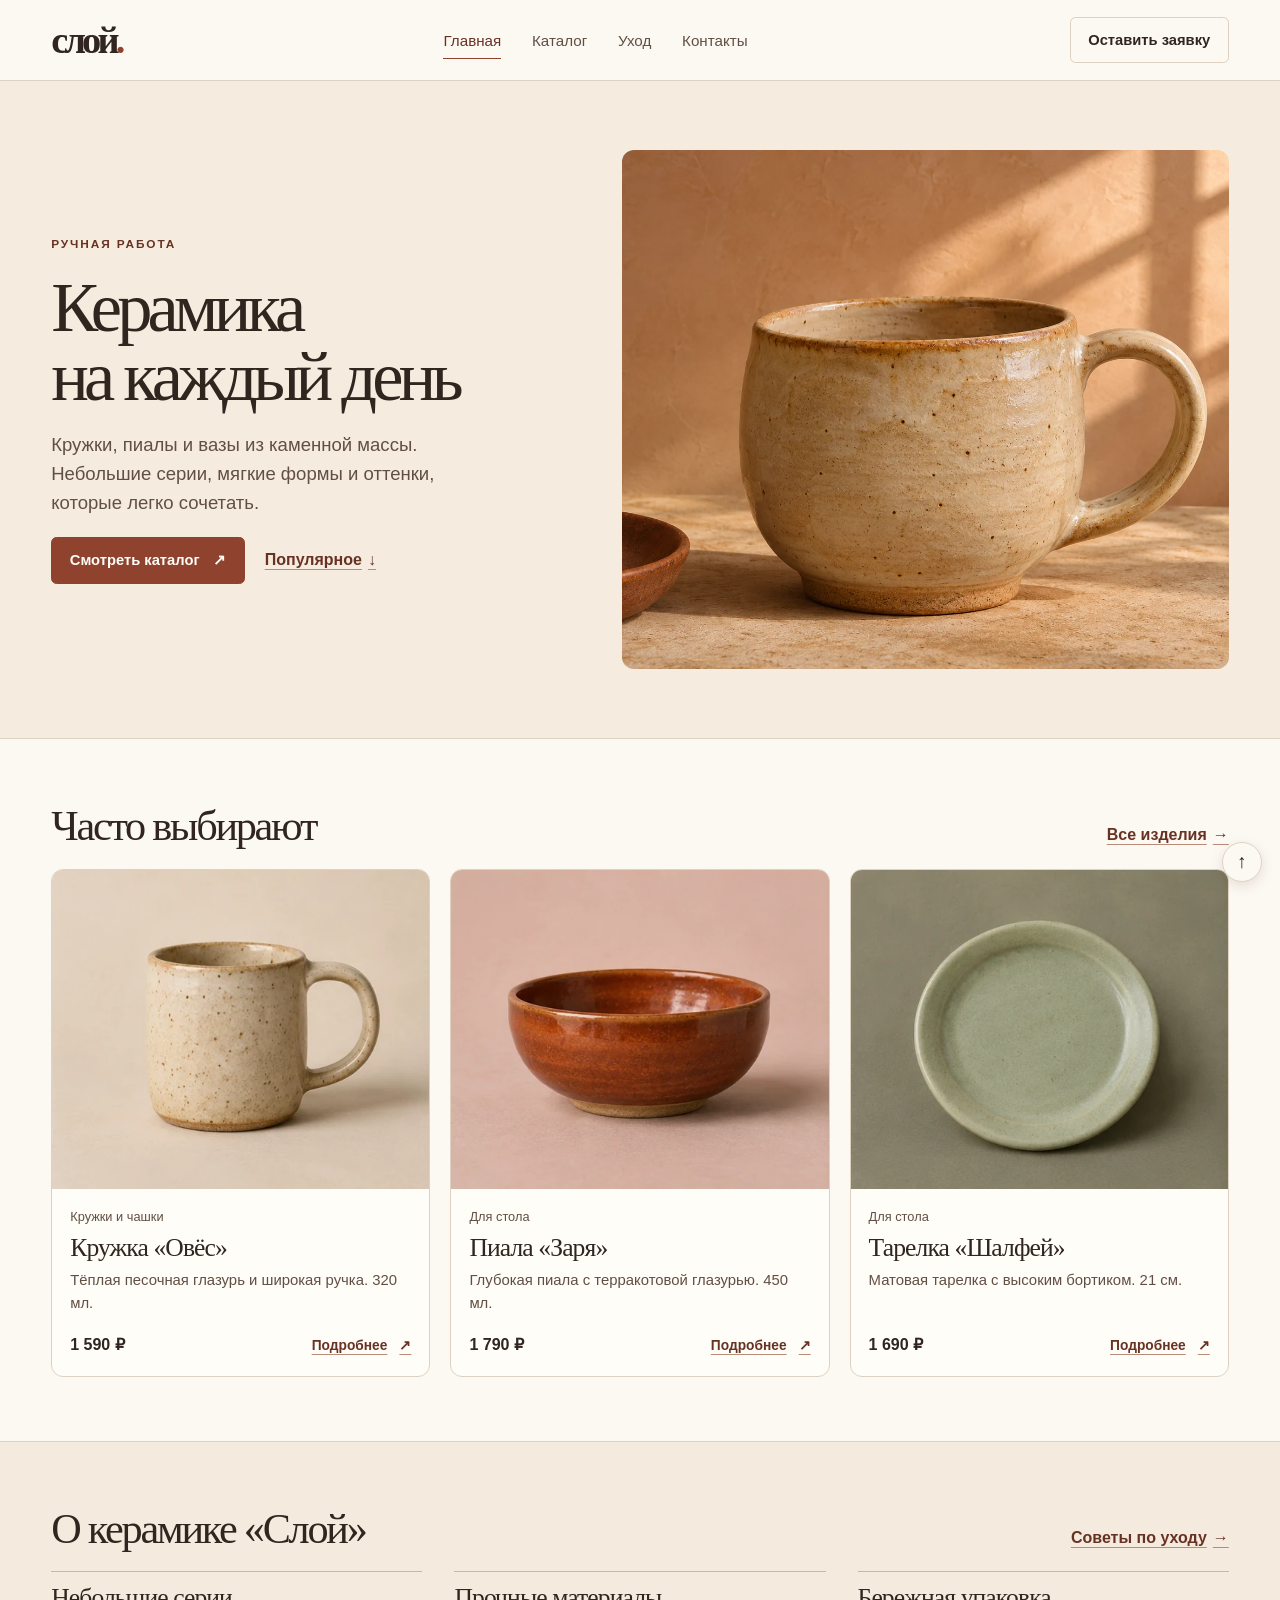
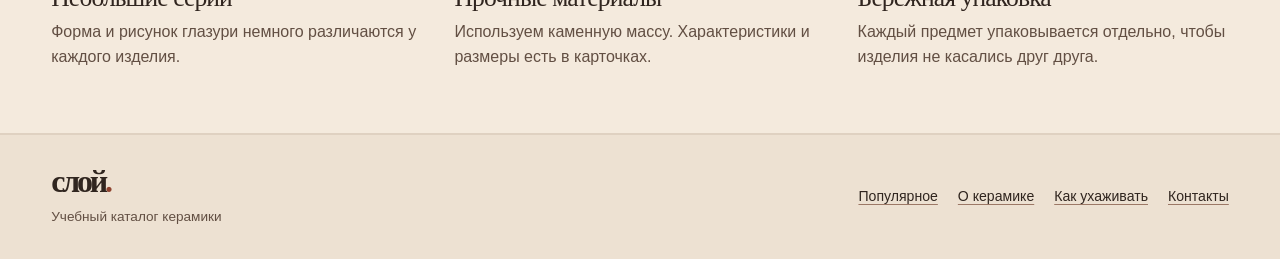
<file: index.html>
<!DOCTYPE html>
<html lang="ru">
<head>
  <meta charset="utf-8">
  <meta name="viewport" content="width=device-width, initial-scale=1">
  <meta name="description" content="Слой — учебный магазин керамики ручной работы. Кружки, пиалы, тарелки, вазы и кувшины небольшими сериями.">
  <title>Керамика для дома — Слой</title>
  <link rel="stylesheet" href="css/style.css">
</head>
<body id="top">
  <a class="skip-link" href="#main">К содержанию</a>
  <header class="site-header">
    <div class="site-header__inner shell">
      <a class="wordmark" href="index.html" aria-label="Слой, главная">слой<span>.</span></a>
      <nav class="site-nav" aria-label="Основная навигация">
        <ul class="site-nav__list">
          <li><a class="site-nav__link site-nav__link--active" aria-current="page" href="index.html">Главная</a></li>
          <li><a class="site-nav__link" href="catalog.html">Каталог</a></li>
          <li><a class="site-nav__link" href="care.html">Уход</a></li>
          <li><a class="site-nav__link" href="contacts.html">Контакты</a></li>
        </ul>
      </nav>
      <a class="button button--outline site-header__order" href="order.html">Оставить заявку</a>
    </div>
  </header>
  <main id="main" tabindex="-1">
    <section class="hero" aria-labelledby="hero-title">
      <div class="hero__inner shell">
        <div class="hero__copy">
          <p class="eyebrow">Ручная работа</p>
          <h1 id="hero-title">Керамика<br>на каждый день</h1>
          <p class="hero__description">Кружки, пиалы и вазы из каменной массы. Небольшие серии, мягкие формы и оттенки, которые легко сочетать.</p>
          <div class="actions">
            <a class="button button--primary" href="catalog.html">Смотреть каталог <span aria-hidden="true">↗</span></a>
            <a class="text-link" href="#popular">Популярное <span aria-hidden="true">↓</span></a>
          </div>
        </div>
        <img class="hero__photo" src="images/hero.webp" alt="Песочная кружка и терракотовая пиала в утреннем свете" width="1440" height="960" fetchpriority="high">
      </div>
    </section>

    <section class="section shell" id="popular" aria-labelledby="popular-title">
      <div class="section__heading">
        <h2 id="popular-title">Часто выбирают</h2>
        <a class="text-link" href="catalog.html">Все изделия <span aria-hidden="true">→</span></a>
      </div>
      <div class="product-grid">
          <article class="product-card" data-category="drinks">
            <div class="product-card__media">
              <img src="images/oves.webp" alt="Светлая кружка с крапинками на песочном фоне" width="510" height="510" loading="lazy">
            </div>
            <div class="product-card__body">
              <p class="product-card__kind">Кружки и чашки</p>
              <h3 class="product-card__title">Кружка «Овёс»</h3>
              <p class="product-card__description">Тёплая песочная глазурь и широкая ручка. 320 мл.</p>
              <div class="product-card__bottom">
                <span class="product-card__price">1 590 ₽</span>
                <a class="text-link" href="product.html#oves">Подробнее<span class="visually-hidden"> о товаре Кружка «Овёс»</span> <span aria-hidden="true">↗</span></a>
              </div>
            </div>
          </article>
          <article class="product-card" data-category="table">
            <div class="product-card__media">
              <img src="images/zarya.webp" alt="Невысокая терракотовая пиала на розовом фоне" width="510" height="510" loading="lazy">
            </div>
            <div class="product-card__body">
              <p class="product-card__kind">Для стола</p>
              <h3 class="product-card__title">Пиала «Заря»</h3>
              <p class="product-card__description">Глубокая пиала с терракотовой глазурью. 450 мл.</p>
              <div class="product-card__bottom">
                <span class="product-card__price">1 790 ₽</span>
                <a class="text-link" href="product.html#zarya">Подробнее<span class="visually-hidden"> о товаре Пиала «Заря»</span> <span aria-hidden="true">↗</span></a>
              </div>
            </div>
          </article>
          <article class="product-card" data-category="table">
            <div class="product-card__media">
              <img src="images/shalfei.webp" alt="Круглая серо-зелёная тарелка с матовым покрытием" width="510" height="510" loading="lazy">
            </div>
            <div class="product-card__body">
              <p class="product-card__kind">Для стола</p>
              <h3 class="product-card__title">Тарелка «Шалфей»</h3>
              <p class="product-card__description">Матовая тарелка с высоким бортиком. 21 см.</p>
              <div class="product-card__bottom">
                <span class="product-card__price">1 690 ₽</span>
                <a class="text-link" href="product.html#shalfei">Подробнее<span class="visually-hidden"> о товаре Тарелка «Шалфей»</span> <span aria-hidden="true">↗</span></a>
              </div>
            </div>
          </article>
      </div>
    </section>

    <section class="values section" id="advantages" aria-labelledby="advantages-title">
      <div class="shell">
        <div class="section__heading">
          <h2 id="advantages-title">О керамике «Слой»</h2>
          <a href="care.html" class="text-link">Советы по уходу <span aria-hidden="true">→</span></a>
        </div>
        <div class="values__grid">
          <article class="values__item">
            <h3>Небольшие серии</h3>
            <p>Форма и рисунок глазури немного различаются у каждого изделия.</p>
          </article>
          <article class="values__item">
            <h3>Прочные материалы</h3>
            <p>Используем каменную массу. Характеристики и размеры есть в карточках.</p>
          </article>
          <article class="values__item">
            <h3>Бережная упаковка</h3>
            <p>Каждый предмет упаковывается отдельно, чтобы изделия не касались друг друга.</p>
          </article>
        </div>
      </div>
    </section>
  </main>
  <footer class="site-footer" id="contacts">
    <div class="site-footer__inner shell">
      <div>
        <a class="wordmark wordmark--footer" href="index.html" aria-label="Слой, главная">слой<span>.</span></a>
        <p class="site-footer__note">Учебный каталог керамики</p>
      </div>
      <nav class="site-footer__nav" aria-label="Ссылки в подвале">
        <a href="index.html#popular">Популярное</a>
        <a href="index.html#advantages">О керамике</a>
        <a href="care.html">Как ухаживать</a>
        <a href="contacts.html">Контакты</a>
      </nav>
    </div>
  </footer>
  <a class="back-top" href="#top" aria-label="Наверх" title="Наверх">↑</a>
</body>
</html>
</file>
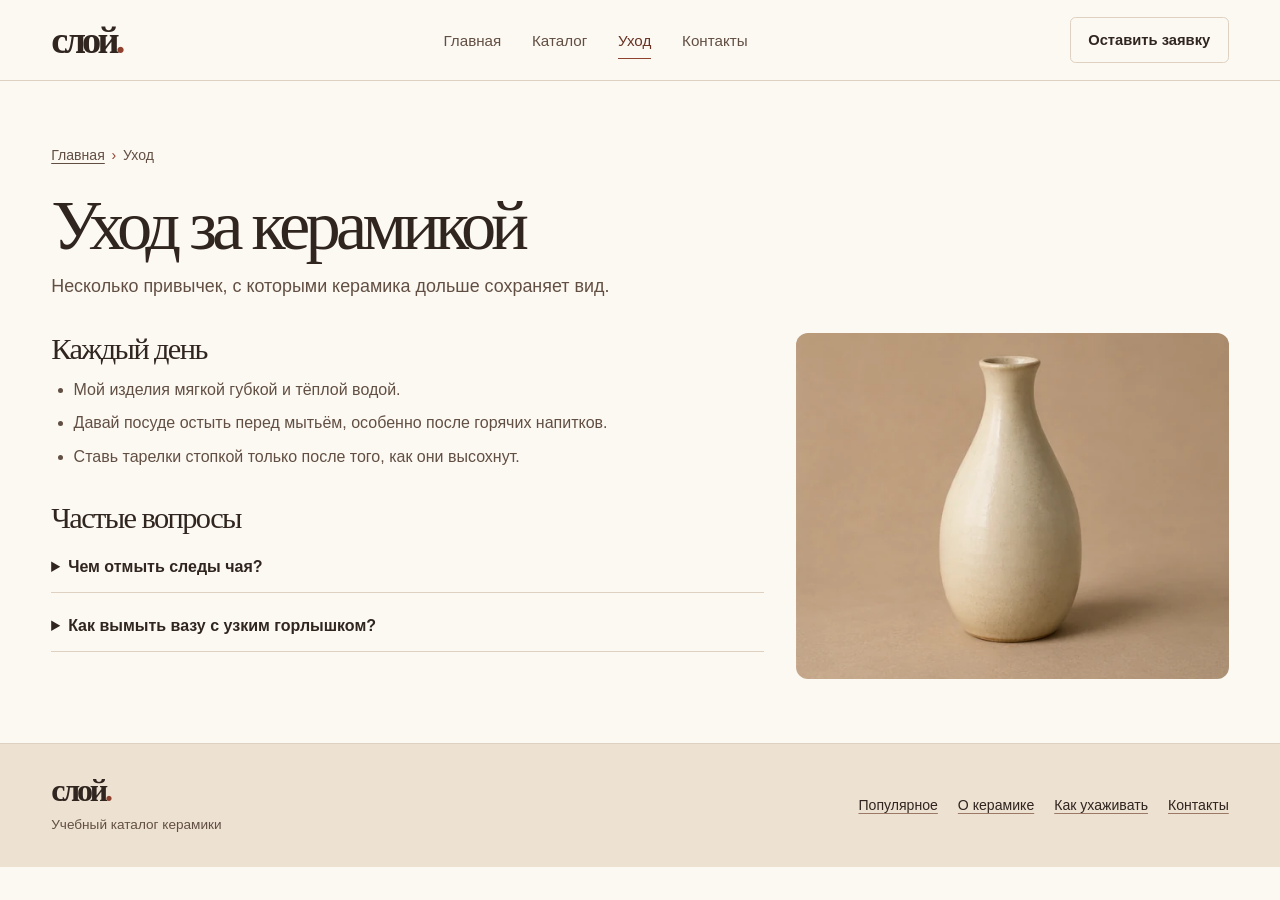
<file: care.html>
<!DOCTYPE html>
<html lang="ru">
<head>
  <meta charset="utf-8">
  <meta name="viewport" content="width=device-width, initial-scale=1">
  <meta name="description" content="Советы по уходу за изделиями Слоя: как мыть керамику, хранить посуду и чистить вазы.">
  <title>Уход за керамикой — Слой</title>
  <link rel="stylesheet" href="css/style.css">
</head>
<body id="top">
  <a class="skip-link" href="#main">К содержанию</a>
  <header class="site-header">
    <div class="site-header__inner shell">
      <a class="wordmark" href="index.html" aria-label="Слой, главная">слой<span>.</span></a>
      <nav class="site-nav" aria-label="Основная навигация">
        <ul class="site-nav__list">
          <li><a class="site-nav__link" href="index.html">Главная</a></li>
          <li><a class="site-nav__link" href="catalog.html">Каталог</a></li>
          <li><a class="site-nav__link site-nav__link--active" aria-current="page" href="care.html">Уход</a></li>
          <li><a class="site-nav__link" href="contacts.html">Контакты</a></li>
        </ul>
      </nav>
      <a class="button button--outline site-header__order" href="order.html">Оставить заявку</a>
    </div>
  </header>
  <main id="main" tabindex="-1">
    <section class="section shell" aria-labelledby="care-title">
      <nav class="breadcrumbs" aria-label="Навигационная цепочка">
        <ol>
          <li><a href="index.html">Главная</a></li>
          <li aria-current="page">Уход</li>
        </ol>
      </nav>
      <div class="page-heading">
        <h1 id="care-title">Уход за керамикой</h1>
        <p>Несколько привычек, с которыми керамика дольше сохраняет вид.</p>
      </div>
      <div class="care-layout">
        <div class="care-layout__text">
          <section aria-labelledby="daily-care-title">
            <h2 id="daily-care-title">Каждый день</h2>
            <ul class="care-list">
              <li>Мой изделия мягкой губкой и тёплой водой.</li>
              <li>Давай посуде остыть перед мытьём, особенно после горячих напитков.</li>
              <li>Ставь тарелки стопкой только после того, как они высохнут.</li>
            </ul>
          </section>
          <section class="faq" aria-labelledby="faq-title">
            <h2 id="faq-title">Частые вопросы</h2>
            <details>
              <summary>Чем отмыть следы чая?</summary>
              <p>Оставь кружку на несколько минут в тёплой воде со средством для посуды, затем пройдись мягкой губкой.</p>
            </details>
            <details>
              <summary>Как вымыть вазу с узким горлышком?</summary>
              <p>Используй мягкий ёршик для бутылок. После мытья поставь вазу горлышком вниз, чтобы вода стекла.</p>
            </details>
          </section>
        </div>
        <img class="care-layout__photo" src="images/mel.webp" alt="Молочная ваза с узким горлышком" width="510" height="510">
      </div>
    </section>
  </main>
  <footer class="site-footer" id="contacts">
    <div class="site-footer__inner shell">
      <div>
        <a class="wordmark wordmark--footer" href="index.html" aria-label="Слой, главная">слой<span>.</span></a>
        <p class="site-footer__note">Учебный каталог керамики</p>
      </div>
      <nav class="site-footer__nav" aria-label="Ссылки в подвале">
        <a href="index.html#popular">Популярное</a>
        <a href="index.html#advantages">О керамике</a>
        <a href="care.html">Как ухаживать</a>
        <a href="contacts.html">Контакты</a>
      </nav>
    </div>
  </footer>
</body>
</html>
</file>
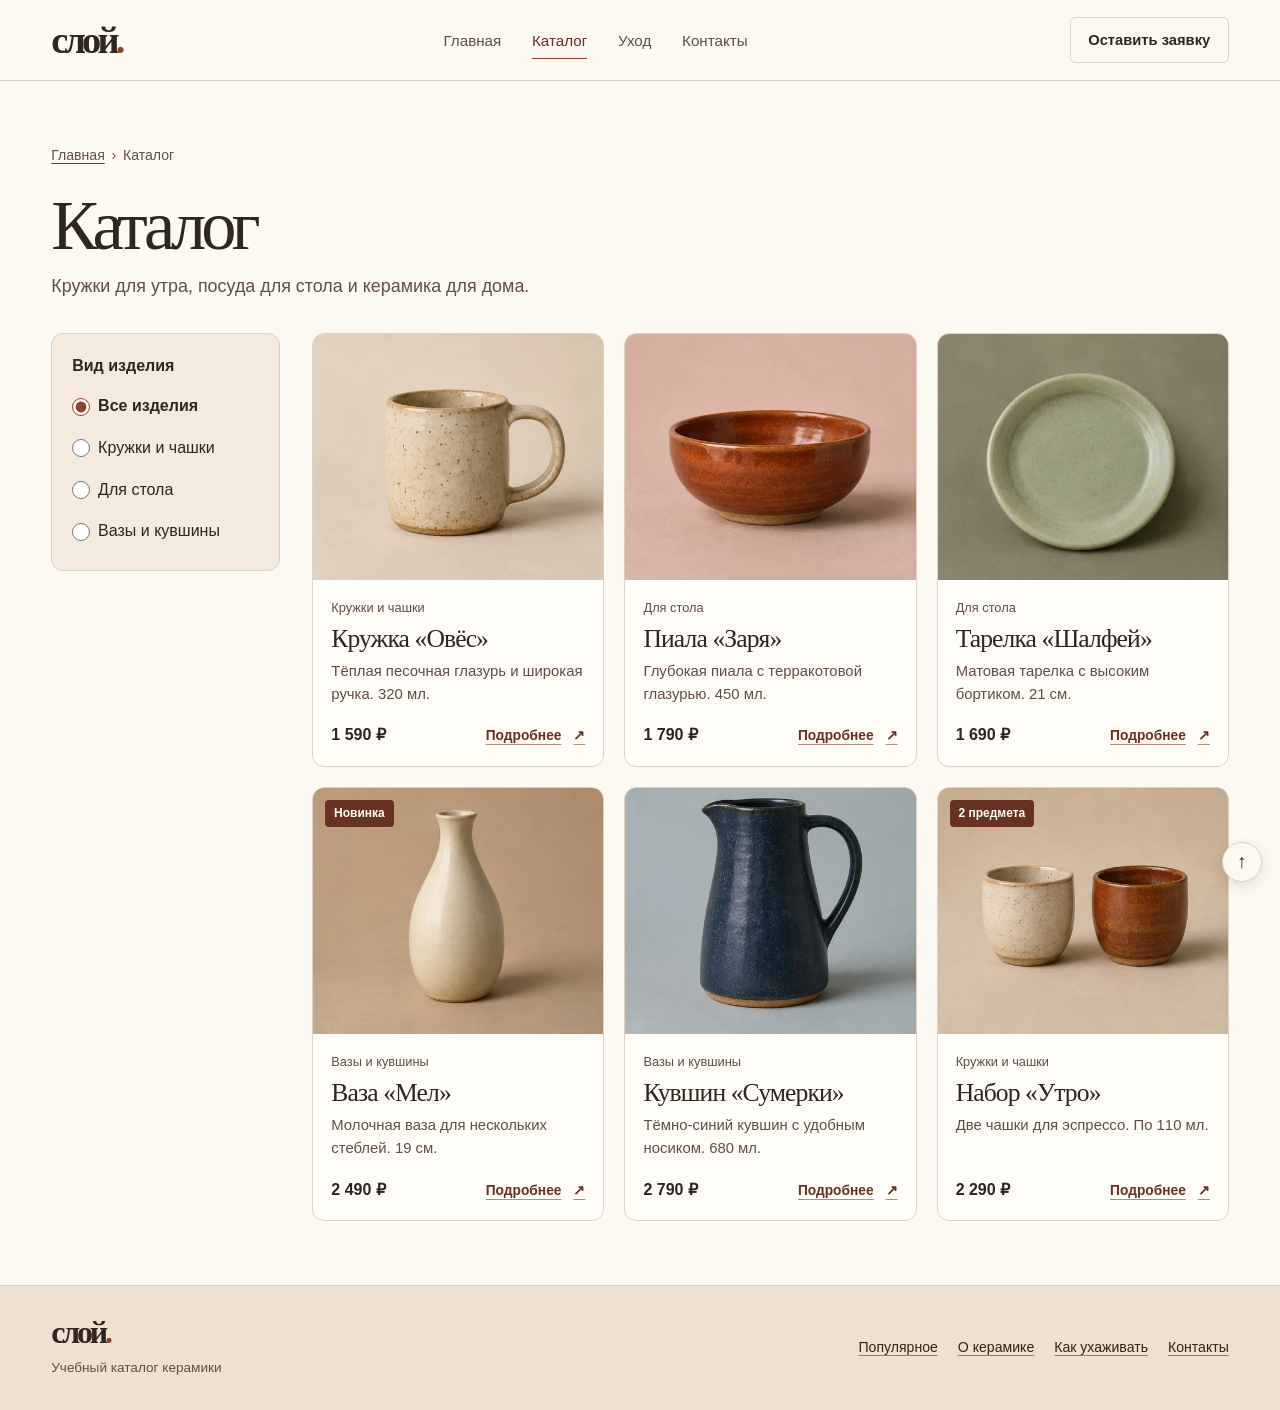
<file: catalog.html>
<!DOCTYPE html>
<html lang="ru">
<head>
  <meta charset="utf-8">
  <meta name="viewport" content="width=device-width, initial-scale=1">
  <meta name="description" content="Каталог Слоя: шесть изделий из каменной керамики, от кружек и тарелок до ваз и кувшинов.">
  <title>Каталог керамики — Слой</title>
  <link rel="stylesheet" href="css/style.css">
</head>
<body id="top">
  <a class="skip-link" href="#main">К содержанию</a>
  <header class="site-header">
    <div class="site-header__inner shell">
      <a class="wordmark" href="index.html" aria-label="Слой, главная">слой<span>.</span></a>
      <nav class="site-nav" aria-label="Основная навигация">
        <ul class="site-nav__list">
          <li><a class="site-nav__link" href="index.html">Главная</a></li>
          <li><a class="site-nav__link site-nav__link--active" aria-current="page" href="catalog.html">Каталог</a></li>
          <li><a class="site-nav__link" href="care.html">Уход</a></li>
          <li><a class="site-nav__link" href="contacts.html">Контакты</a></li>
        </ul>
      </nav>
      <a class="button button--outline site-header__order" href="order.html">Оставить заявку</a>
    </div>
  </header>
  <main id="main" tabindex="-1">
    <section class="section shell catalog" aria-labelledby="catalog-title">
      <nav class="breadcrumbs" aria-label="Навигационная цепочка">
        <ol>
          <li><a href="index.html">Главная</a></li>
          <li aria-current="page">Каталог</li>
        </ol>
      </nav>
      <div class="page-heading">
        <h1 id="catalog-title">Каталог</h1>
        <p>Кружки для утра, посуда для стола и керамика для дома.</p>
      </div>
      <div class="catalog__layout">
        <aside class="catalog-filter" aria-label="Фильтры каталога">
          <fieldset class="catalog-filter__set">
            <legend>Вид изделия</legend>
            <label class="catalog-filter__option"><input type="radio" id="filter-all" name="category" checked> Все изделия</label>
            <label class="catalog-filter__option"><input type="radio" id="filter-drinks" name="category"> Кружки и чашки</label>
            <label class="catalog-filter__option"><input type="radio" id="filter-table" name="category"> Для стола</label>
            <label class="catalog-filter__option"><input type="radio" id="filter-decor" name="category"> Вазы и кувшины</label>
          </fieldset>
        </aside>
        <section aria-labelledby="items-title">
          <h2 class="visually-hidden" id="items-title">Изделия</h2>
          <div class="product-grid">
          <article class="product-card" data-category="drinks">
            <div class="product-card__media">
              <img src="images/oves.webp" alt="Светлая кружка с крапинками на песочном фоне" width="510" height="510" loading="lazy">
            </div>
            <div class="product-card__body">
              <p class="product-card__kind">Кружки и чашки</p>
              <h3 class="product-card__title">Кружка «Овёс»</h3>
              <p class="product-card__description">Тёплая песочная глазурь и широкая ручка. 320 мл.</p>
              <div class="product-card__bottom">
                <span class="product-card__price">1 590 ₽</span>
                <a class="text-link" href="product.html#oves">Подробнее<span class="visually-hidden"> о товаре Кружка «Овёс»</span> <span aria-hidden="true">↗</span></a>
              </div>
            </div>
          </article>
          <article class="product-card" data-category="table">
            <div class="product-card__media">
              <img src="images/zarya.webp" alt="Невысокая терракотовая пиала на розовом фоне" width="510" height="510" loading="lazy">
            </div>
            <div class="product-card__body">
              <p class="product-card__kind">Для стола</p>
              <h3 class="product-card__title">Пиала «Заря»</h3>
              <p class="product-card__description">Глубокая пиала с терракотовой глазурью. 450 мл.</p>
              <div class="product-card__bottom">
                <span class="product-card__price">1 790 ₽</span>
                <a class="text-link" href="product.html#zarya">Подробнее<span class="visually-hidden"> о товаре Пиала «Заря»</span> <span aria-hidden="true">↗</span></a>
              </div>
            </div>
          </article>
          <article class="product-card" data-category="table">
            <div class="product-card__media">
              <img src="images/shalfei.webp" alt="Круглая серо-зелёная тарелка с матовым покрытием" width="510" height="510" loading="lazy">
            </div>
            <div class="product-card__body">
              <p class="product-card__kind">Для стола</p>
              <h3 class="product-card__title">Тарелка «Шалфей»</h3>
              <p class="product-card__description">Матовая тарелка с высоким бортиком. 21 см.</p>
              <div class="product-card__bottom">
                <span class="product-card__price">1 690 ₽</span>
                <a class="text-link" href="product.html#shalfei">Подробнее<span class="visually-hidden"> о товаре Тарелка «Шалфей»</span> <span aria-hidden="true">↗</span></a>
              </div>
            </div>
          </article>
          <article class="product-card product-card--marked" data-category="decor">
            <div class="product-card__media">
              <img src="images/mel.webp" alt="Узкая молочная ваза на тёплом бежевом фоне" width="510" height="510" loading="lazy">
              <span class="product-card__badge">Новинка</span>
            </div>
            <div class="product-card__body">
              <p class="product-card__kind">Вазы и кувшины</p>
              <h3 class="product-card__title">Ваза «Мел»</h3>
              <p class="product-card__description">Молочная ваза для нескольких стеблей. 19 см.</p>
              <div class="product-card__bottom">
                <span class="product-card__price">2 490 ₽</span>
                <a class="text-link" href="product.html#mel">Подробнее<span class="visually-hidden"> о товаре Ваза «Мел»</span> <span aria-hidden="true">↗</span></a>
              </div>
            </div>
          </article>
          <article class="product-card" data-category="decor">
            <div class="product-card__media">
              <img src="images/sumerki.webp" alt="Графитово-синий кувшин на серо-голубом фоне" width="510" height="510" loading="lazy">
            </div>
            <div class="product-card__body">
              <p class="product-card__kind">Вазы и кувшины</p>
              <h3 class="product-card__title">Кувшин «Сумерки»</h3>
              <p class="product-card__description">Тёмно-синий кувшин с удобным носиком. 680 мл.</p>
              <div class="product-card__bottom">
                <span class="product-card__price">2 790 ₽</span>
                <a class="text-link" href="product.html#sumerki">Подробнее<span class="visually-hidden"> о товаре Кувшин «Сумерки»</span> <span aria-hidden="true">↗</span></a>
              </div>
            </div>
          </article>
          <article class="product-card product-card--marked" data-category="drinks">
            <div class="product-card__media">
              <img src="images/para.webp" alt="Две маленькие чашки, песочная и терракотовая" width="510" height="510" loading="lazy">
              <span class="product-card__badge">2 предмета</span>
            </div>
            <div class="product-card__body">
              <p class="product-card__kind">Кружки и чашки</p>
              <h3 class="product-card__title">Набор «Утро»</h3>
              <p class="product-card__description">Две чашки для эспрессо. По 110 мл.</p>
              <div class="product-card__bottom">
                <span class="product-card__price">2 290 ₽</span>
                <a class="text-link" href="product.html#para">Подробнее<span class="visually-hidden"> о товаре Набор «Утро»</span> <span aria-hidden="true">↗</span></a>
              </div>
            </div>
          </article>
          </div>
        </section>
      </div>
    </section>
  </main>
  <footer class="site-footer" id="contacts">
    <div class="site-footer__inner shell">
      <div>
        <a class="wordmark wordmark--footer" href="index.html" aria-label="Слой, главная">слой<span>.</span></a>
        <p class="site-footer__note">Учебный каталог керамики</p>
      </div>
      <nav class="site-footer__nav" aria-label="Ссылки в подвале">
        <a href="index.html#popular">Популярное</a>
        <a href="index.html#advantages">О керамике</a>
        <a href="care.html">Как ухаживать</a>
        <a href="contacts.html">Контакты</a>
      </nav>
    </div>
  </footer>
  <a class="back-top" href="#top" aria-label="Наверх" title="Наверх">↑</a>
</body>
</html>
</file>
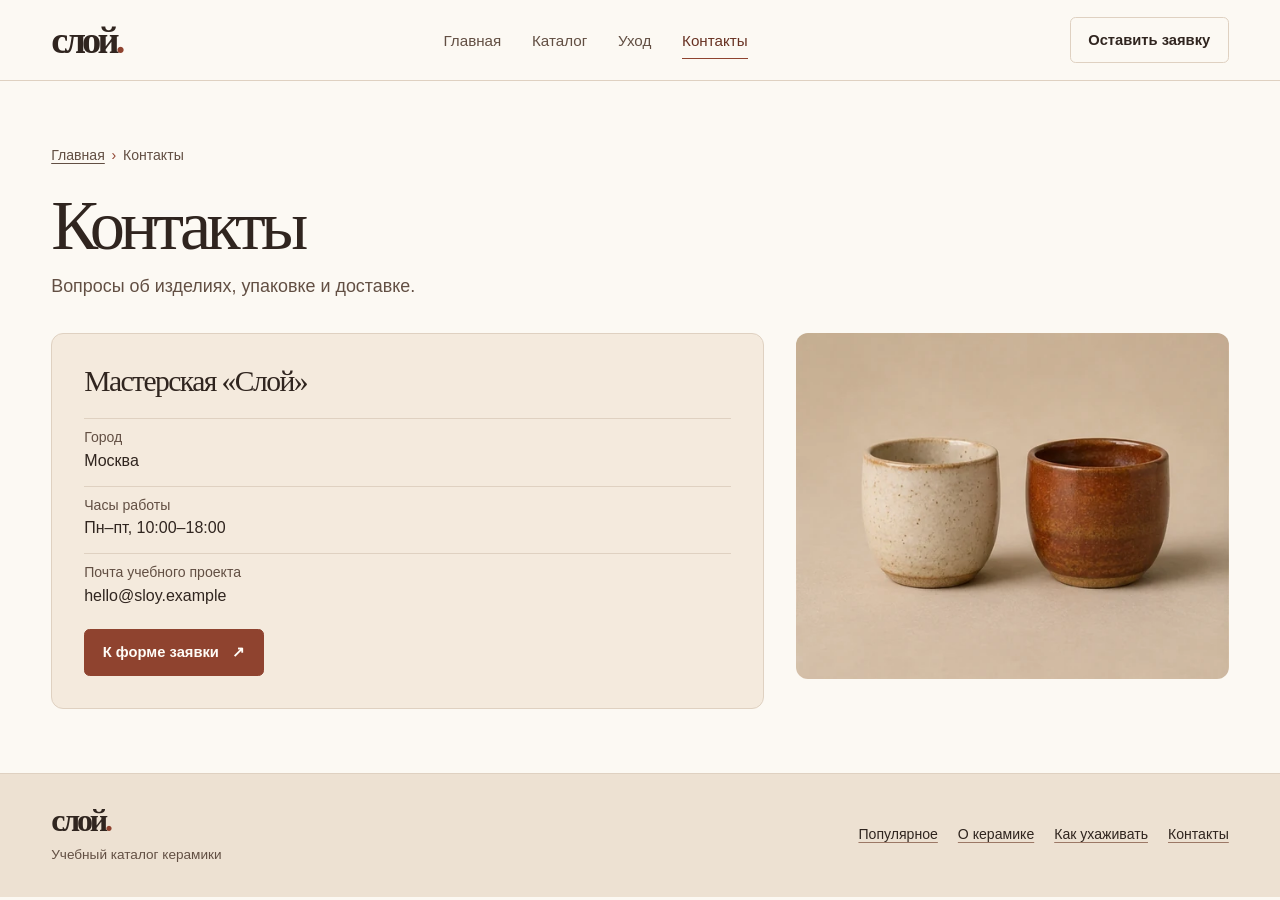
<file: contacts.html>
<!DOCTYPE html>
<html lang="ru">
<head>
  <meta charset="utf-8">
  <meta name="viewport" content="width=device-width, initial-scale=1">
  <meta name="description" content="Контакты учебной мастерской Слой, часы работы и ссылка на форму заявки.">
  <title>Контакты — Слой</title>
  <link rel="stylesheet" href="css/style.css">
</head>
<body id="top">
  <a class="skip-link" href="#main">К содержанию</a>
  <header class="site-header">
    <div class="site-header__inner shell">
      <a class="wordmark" href="index.html" aria-label="Слой, главная">слой<span>.</span></a>
      <nav class="site-nav" aria-label="Основная навигация">
        <ul class="site-nav__list">
          <li><a class="site-nav__link" href="index.html">Главная</a></li>
          <li><a class="site-nav__link" href="catalog.html">Каталог</a></li>
          <li><a class="site-nav__link" href="care.html">Уход</a></li>
          <li><a class="site-nav__link site-nav__link--active" aria-current="page" href="contacts.html">Контакты</a></li>
        </ul>
      </nav>
      <a class="button button--outline site-header__order" href="order.html">Оставить заявку</a>
    </div>
  </header>
  <main id="main" tabindex="-1">
    <section class="section shell" aria-labelledby="contacts-title">
      <nav class="breadcrumbs" aria-label="Навигационная цепочка">
        <ol>
          <li><a href="index.html">Главная</a></li>
          <li aria-current="page">Контакты</li>
        </ol>
      </nav>
      <div class="page-heading">
        <h1 id="contacts-title">Контакты</h1>
        <p>Вопросы об изделиях, упаковке и доставке.</p>
      </div>
      <div class="contact-layout">
        <div class="contact-panel">
          <h2>Мастерская «Слой»</h2>
          <dl class="contact-panel__list">
            <div><dt>Город</dt><dd>Москва</dd></div>
            <div><dt>Часы работы</dt><dd>Пн–пт, 10:00–18:00</dd></div>
            <div><dt>Почта учебного проекта</dt><dd>hello@sloy.example</dd></div>
          </dl>
          <a class="button button--primary" href="order.html">К форме заявки <span aria-hidden="true">↗</span></a>
        </div>
        <img class="contact-layout__photo" src="images/para.webp" alt="Две керамические чашки на бежевом фоне" width="510" height="510">
      </div>
    </section>
  </main>
  <footer class="site-footer" id="contacts">
    <div class="site-footer__inner shell">
      <div>
        <a class="wordmark wordmark--footer" href="index.html" aria-label="Слой, главная">слой<span>.</span></a>
        <p class="site-footer__note">Учебный каталог керамики</p>
      </div>
      <nav class="site-footer__nav" aria-label="Ссылки в подвале">
        <a href="index.html#popular">Популярное</a>
        <a href="index.html#advantages">О керамике</a>
        <a href="care.html">Как ухаживать</a>
        <a href="contacts.html">Контакты</a>
      </nav>
    </div>
  </footer>
</body>
</html>
</file>
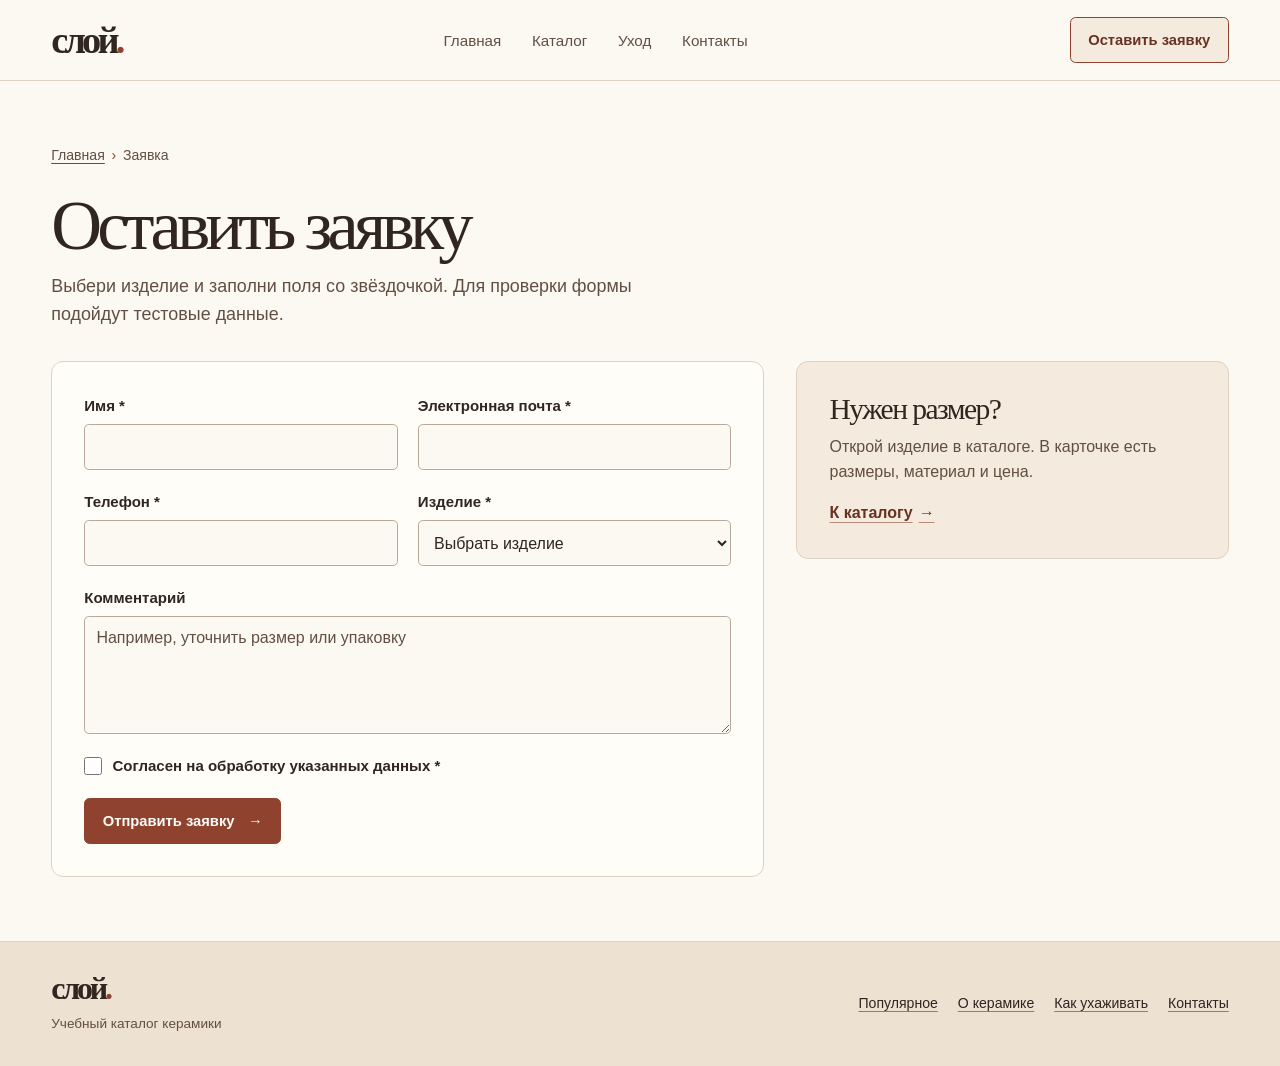
<file: order.html>
<!DOCTYPE html>
<html lang="ru">
<head>
  <meta charset="utf-8">
  <meta name="viewport" content="width=device-width, initial-scale=1">
  <meta name="description" content="Форма заявки на изделие из каталога Слоя с проверкой обязательных полей в браузере.">
  <title>Оформление заявки — Слой</title>
  <link rel="stylesheet" href="css/style.css">
</head>
<body id="top">
  <a class="skip-link" href="#main">К содержанию</a>
  <header class="site-header">
    <div class="site-header__inner shell">
      <a class="wordmark" href="index.html" aria-label="Слой, главная">слой<span>.</span></a>
      <nav class="site-nav" aria-label="Основная навигация">
        <ul class="site-nav__list">
          <li><a class="site-nav__link" href="index.html">Главная</a></li>
          <li><a class="site-nav__link" href="catalog.html">Каталог</a></li>
          <li><a class="site-nav__link" href="care.html">Уход</a></li>
          <li><a class="site-nav__link" href="contacts.html">Контакты</a></li>
        </ul>
      </nav>
      <a class="button button--outline site-header__order" href="order.html" aria-current="page">Оставить заявку</a>
    </div>
  </header>
  <main id="main" tabindex="-1">
    <section class="section shell" aria-labelledby="order-title">
      <nav class="breadcrumbs" aria-label="Навигационная цепочка">
        <ol>
          <li><a href="index.html">Главная</a></li>
          <li aria-current="page">Заявка</li>
        </ol>
      </nav>
      <div class="page-heading">
        <h1 id="order-title">Оставить заявку</h1>
        <p>Выбери изделие и заполни поля со звёздочкой. Для проверки формы подойдут тестовые данные.</p>
      </div>
      <div class="form-layout">
        <div>
          <dialog open class="order-dialog" aria-labelledby="order-title">
            <form class="order-form" method="dialog" autocomplete="off" aria-label="Заявка на изделие">
              <div class="order-form__field">
                <label for="customer-name">Имя *</label>
                <input id="customer-name" name="customer_name" type="text" maxlength="80" required>
              </div>
              <div class="order-form__field">
                <label for="customer-email">Электронная почта *</label>
                <input id="customer-email" name="email" type="email" maxlength="120" required>
              </div>
              <div class="order-form__field">
                <label for="customer-phone">Телефон *</label>
                <input id="customer-phone" name="phone" type="tel" inputmode="tel" minlength="7" maxlength="24" required>
              </div>
              <div class="order-form__field">
                <label for="selected-product">Изделие *</label>
                <select id="selected-product" name="product" required>
                  <option value="" disabled selected>Выбрать изделие</option>
                  <option value="oves">Кружка «Овёс»</option>
                  <option value="zarya">Пиала «Заря»</option>
                  <option value="shalfei">Тарелка «Шалфей»</option>
                  <option value="mel">Ваза «Мел»</option>
                  <option value="sumerki">Кувшин «Сумерки»</option>
                  <option value="para">Набор «Утро»</option>
                </select>
              </div>
              <div class="order-form__field order-form__field--wide">
                <label for="customer-comment">Комментарий</label>
                <textarea id="customer-comment" name="comment" rows="4" maxlength="500" placeholder="Например, уточнить размер или упаковку"></textarea>
              </div>
              <div class="order-form__field order-form__field--wide">
                <label class="order-form__consent" for="customer-consent">
                  <input id="customer-consent" name="consent" type="checkbox" required>
                  <span>Согласен на обработку указанных данных *</span>
                </label>
              </div>
              <div class="order-form__actions">
                <button class="button button--primary" type="submit" value="checked">Отправить заявку <span aria-hidden="true">→</span></button>
              </div>
            </form>
          </dialog>
          <section class="order-complete" aria-labelledby="order-complete-title" aria-live="polite">
            <h2 id="order-complete-title">Форма заполнена</h2>
            <p>Проверка прошла. В учебном магазине введённые данные остаются в браузере.</p>
            <a class="button button--outline" href="order.html">Заполнить ещё раз</a>
          </section>
        </div>
        <aside class="form-aside" aria-labelledby="order-help-title">
          <h2 id="order-help-title">Нужен размер?</h2>
          <p>Открой изделие в каталоге. В карточке есть размеры, материал и цена.</p>
          <a class="text-link" href="catalog.html">К каталогу <span aria-hidden="true">→</span></a>
        </aside>
      </div>
    </section>
  </main>
  <footer class="site-footer" id="contacts">
    <div class="site-footer__inner shell">
      <div>
        <a class="wordmark wordmark--footer" href="index.html" aria-label="Слой, главная">слой<span>.</span></a>
        <p class="site-footer__note">Учебный каталог керамики</p>
      </div>
      <nav class="site-footer__nav" aria-label="Ссылки в подвале">
        <a href="index.html#popular">Популярное</a>
        <a href="index.html#advantages">О керамике</a>
        <a href="care.html">Как ухаживать</a>
        <a href="contacts.html">Контакты</a>
      </nav>
    </div>
  </footer>
</body>
</html>
</file>
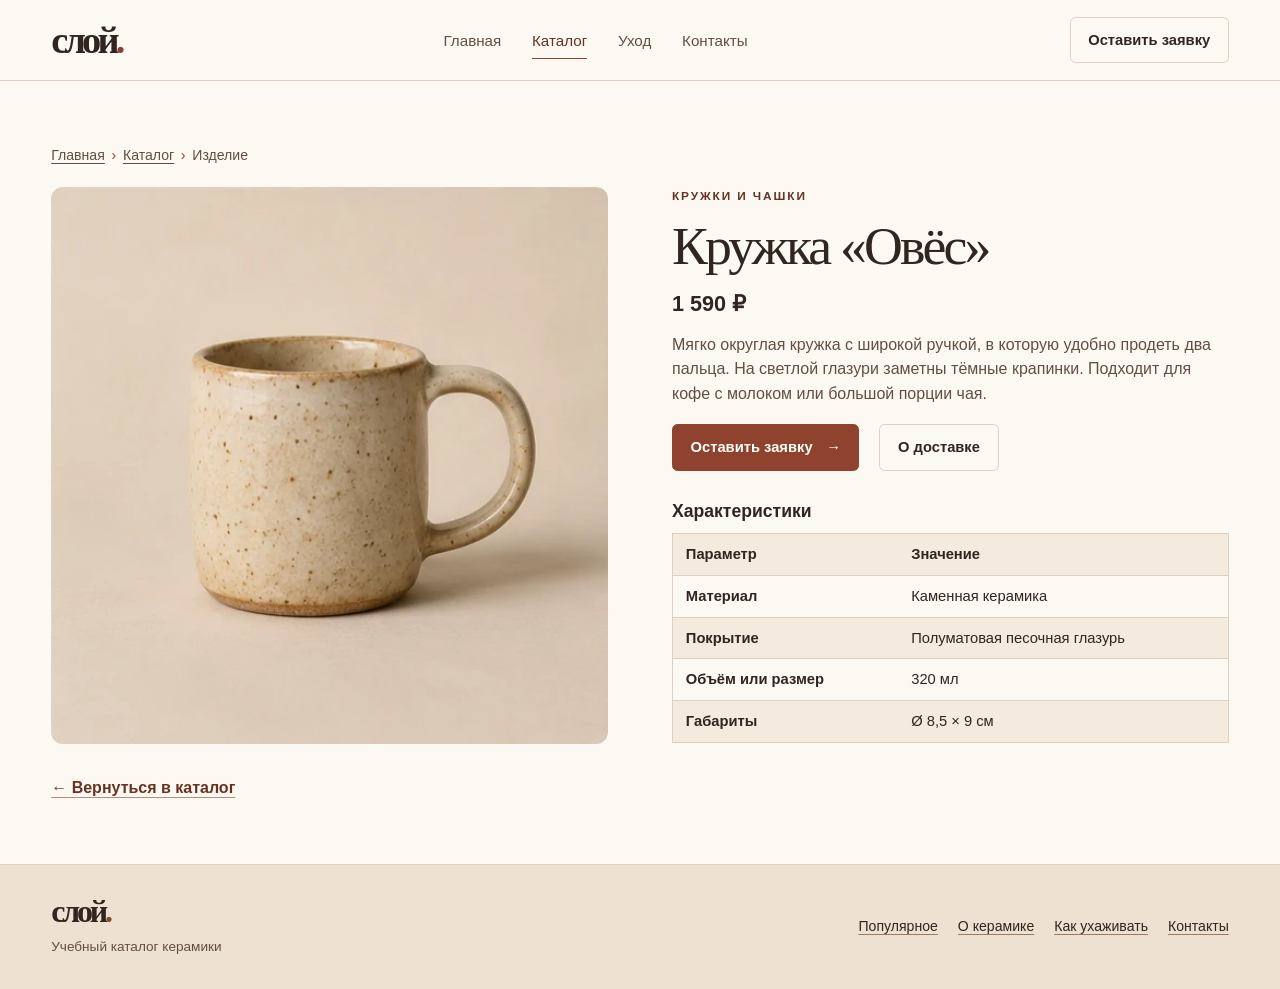
<file: product.html>
<!DOCTYPE html>
<html lang="ru">
<head>
  <meta charset="utf-8">
  <meta name="viewport" content="width=device-width, initial-scale=1">
  <meta name="description" content="Фото, размеры, материал, цена и условия доставки керамических изделий из каталога Слоя.">
  <title>Подробности об изделии — Слой</title>
  <link rel="stylesheet" href="css/style.css">
  <script src="js/main.js" defer></script>
</head>
<body id="top">
  <a class="skip-link" href="#main">К содержанию</a>
  <header class="site-header">
    <div class="site-header__inner shell">
      <a class="wordmark" href="index.html" aria-label="Слой, главная">слой<span>.</span></a>
      <nav class="site-nav" aria-label="Основная навигация">
        <ul class="site-nav__list">
          <li><a class="site-nav__link" href="index.html">Главная</a></li>
          <li><a class="site-nav__link site-nav__link--active" href="catalog.html">Каталог</a></li>
          <li><a class="site-nav__link" href="care.html">Уход</a></li>
          <li><a class="site-nav__link" href="contacts.html">Контакты</a></li>
        </ul>
      </nav>
      <a class="button button--outline site-header__order" href="order.html">Оставить заявку</a>
    </div>
  </header>
  <main id="main" tabindex="-1">
    <section class="section shell" aria-labelledby="product-title">
      <nav class="breadcrumbs" aria-label="Навигационная цепочка">
        <ol>
          <li><a href="index.html">Главная</a></li>
          <li><a href="catalog.html">Каталог</a></li>
          <li aria-current="page">Изделие</li>
        </ol>
      </nav>
      <h1 id="product-title" class="visually-hidden">Карточка изделия</h1>
      <div class="product-details">
        <article id="oves" class="product-view product-view--default" aria-labelledby="oves-title">
          <img class="product-view__photo" src="images/oves.webp" alt="Светлая кружка с крапинками на песочном фоне" width="510" height="510">
          <div class="product-view__details">
            <p class="eyebrow">Кружки и чашки</p>
            <h2 id="oves-title">Кружка «Овёс»</h2>
            <p class="product-view__price">1 590 ₽</p>
            <p class="product-view__description">Мягко округлая кружка с широкой ручкой, в которую удобно продеть два пальца. На светлой глазури заметны тёмные крапинки. Подходит для кофе с молоком или большой порции чая.</p>
            <div class="actions">
              <a class="button button--primary" href="order.html">Оставить заявку <span aria-hidden="true">→</span></a>
              <button class="button button--outline" type="button" data-dialog-open aria-haspopup="dialog" aria-controls="delivery">О доставке</button>
            </div>
            <table class="spec-table">
              <caption>Характеристики</caption>
              <thead>
                <tr><th scope="col">Параметр</th><th scope="col">Значение</th></tr>
              </thead>
              <tbody>
                <tr><th scope="row">Материал</th><td>Каменная керамика</td></tr>
                <tr><th scope="row">Покрытие</th><td>Полуматовая песочная глазурь</td></tr>
                <tr><th scope="row">Объём или размер</th><td>320 мл</td></tr>
                <tr><th scope="row">Габариты</th><td>Ø 8,5 × 9 см</td></tr>
              </tbody>
            </table>
          </div>
        </article>
        <article id="zarya" class="product-view" aria-labelledby="zarya-title">
          <img class="product-view__photo" src="images/zarya.webp" alt="Невысокая терракотовая пиала на розовом фоне" width="510" height="510" loading="lazy">
          <div class="product-view__details">
            <p class="eyebrow">Для стола</p>
            <h2 id="zarya-title">Пиала «Заря»</h2>
            <p class="product-view__price">1 790 ₽</p>
            <p class="product-view__description">Пиала с широким краем для каши, супа или ягод. Глазурь собирается у основания и становится темнее к краю, поэтому на свету проступают разные оттенки терракоты.</p>
            <div class="actions">
              <a class="button button--primary" href="order.html">Оставить заявку <span aria-hidden="true">→</span></a>
              <button class="button button--outline" type="button" data-dialog-open aria-haspopup="dialog" aria-controls="delivery">О доставке</button>
            </div>
            <table class="spec-table">
              <caption>Характеристики</caption>
              <thead>
                <tr><th scope="col">Параметр</th><th scope="col">Значение</th></tr>
              </thead>
              <tbody>
                <tr><th scope="row">Материал</th><td>Каменная керамика</td></tr>
                <tr><th scope="row">Покрытие</th><td>Глянцевая терракотовая глазурь</td></tr>
                <tr><th scope="row">Объём или размер</th><td>450 мл</td></tr>
                <tr><th scope="row">Габариты</th><td>Ø 15 × 6 см</td></tr>
              </tbody>
            </table>
          </div>
        </article>
        <article id="shalfei" class="product-view" aria-labelledby="shalfei-title">
          <img class="product-view__photo" src="images/shalfei.webp" alt="Круглая серо-зелёная тарелка с матовым покрытием" width="510" height="510" loading="lazy">
          <div class="product-view__details">
            <p class="eyebrow">Для стола</p>
            <h2 id="shalfei-title">Тарелка «Шалфей»</h2>
            <p class="product-view__price">1 690 ₽</p>
            <p class="product-view__description">Тарелка для завтраков и закусок. Приподнятый бортик удерживает соус и выделяет большую ровную середину. Приглушённый зелёный цвет сочетается со светлой посудой.</p>
            <div class="actions">
              <a class="button button--primary" href="order.html">Оставить заявку <span aria-hidden="true">→</span></a>
              <button class="button button--outline" type="button" data-dialog-open aria-haspopup="dialog" aria-controls="delivery">О доставке</button>
            </div>
            <table class="spec-table">
              <caption>Характеристики</caption>
              <thead>
                <tr><th scope="col">Параметр</th><th scope="col">Значение</th></tr>
              </thead>
              <tbody>
                <tr><th scope="row">Материал</th><td>Каменная керамика</td></tr>
                <tr><th scope="row">Покрытие</th><td>Матовая шалфейная глазурь</td></tr>
                <tr><th scope="row">Объём или размер</th><td>Диаметр 21 см</td></tr>
                <tr><th scope="row">Габариты</th><td>Ø 21 × 2,8 см</td></tr>
              </tbody>
            </table>
          </div>
        </article>
        <article id="mel" class="product-view" aria-labelledby="mel-title">
          <img class="product-view__photo" src="images/mel.webp" alt="Узкая молочная ваза на тёплом бежевом фоне" width="510" height="510" loading="lazy">
          <div class="product-view__details">
            <p class="eyebrow">Вазы и кувшины</p>
            <h2 id="mel-title">Ваза «Мел»</h2>
            <p class="product-view__price">2 490 ₽</p>
            <p class="product-view__description">Небольшая ваза с узким горлышком держит несколько веточек, не давая им расходиться. Молочная глазурь подчёркивает округлую форму и лёгкую неровность ручной работы.</p>
            <div class="actions">
              <a class="button button--primary" href="order.html">Оставить заявку <span aria-hidden="true">→</span></a>
              <button class="button button--outline" type="button" data-dialog-open aria-haspopup="dialog" aria-controls="delivery">О доставке</button>
            </div>
            <table class="spec-table">
              <caption>Характеристики</caption>
              <thead>
                <tr><th scope="col">Параметр</th><th scope="col">Значение</th></tr>
              </thead>
              <tbody>
                <tr><th scope="row">Материал</th><td>Каменная керамика</td></tr>
                <tr><th scope="row">Покрытие</th><td>Матовая молочная глазурь</td></tr>
                <tr><th scope="row">Объём или размер</th><td>Высота 19 см</td></tr>
                <tr><th scope="row">Габариты</th><td>Ø 10 × 19 см</td></tr>
              </tbody>
            </table>
          </div>
        </article>
        <article id="sumerki" class="product-view" aria-labelledby="sumerki-title">
          <img class="product-view__photo" src="images/sumerki.webp" alt="Графитово-синий кувшин на серо-голубом фоне" width="510" height="510" loading="lazy">
          <div class="product-view__details">
            <p class="eyebrow">Вазы и кувшины</p>
            <h2 id="sumerki-title">Кувшин «Сумерки»</h2>
            <p class="product-view__price">2 790 ₽</p>
            <p class="product-view__description">Кувшин с широким основанием и изогнутой ручкой. Носик помогает наливать воду тонкой струёй. Его можно поставить на стол или использовать как вазу для плотного букета.</p>
            <div class="actions">
              <a class="button button--primary" href="order.html">Оставить заявку <span aria-hidden="true">→</span></a>
              <button class="button button--outline" type="button" data-dialog-open aria-haspopup="dialog" aria-controls="delivery">О доставке</button>
            </div>
            <table class="spec-table">
              <caption>Характеристики</caption>
              <thead>
                <tr><th scope="col">Параметр</th><th scope="col">Значение</th></tr>
              </thead>
              <tbody>
                <tr><th scope="row">Материал</th><td>Каменная керамика</td></tr>
                <tr><th scope="row">Покрытие</th><td>Полуматовая тёмно-синяя глазурь</td></tr>
                <tr><th scope="row">Объём или размер</th><td>680 мл</td></tr>
                <tr><th scope="row">Габариты</th><td>Ø 10 × 17 см</td></tr>
              </tbody>
            </table>
          </div>
        </article>
        <article id="para" class="product-view" aria-labelledby="para-title">
          <img class="product-view__photo" src="images/para.webp" alt="Две маленькие чашки, песочная и терракотовая" width="510" height="510" loading="lazy">
          <div class="product-view__details">
            <p class="eyebrow">Кружки и чашки</p>
            <h2 id="para-title">Набор «Утро»</h2>
            <p class="product-view__price">2 290 ₽</p>
            <p class="product-view__description">Две чашки без ручек, одна песочная и одна терракотовая. Их формы немного отличаются. Набор рассчитан на две небольшие порции эспрессо.</p>
            <div class="actions">
              <a class="button button--primary" href="order.html">Оставить заявку <span aria-hidden="true">→</span></a>
              <button class="button button--outline" type="button" data-dialog-open aria-haspopup="dialog" aria-controls="delivery">О доставке</button>
            </div>
            <table class="spec-table">
              <caption>Характеристики</caption>
              <thead>
                <tr><th scope="col">Параметр</th><th scope="col">Значение</th></tr>
              </thead>
              <tbody>
                <tr><th scope="row">Материал</th><td>Каменная керамика</td></tr>
                <tr><th scope="row">Покрытие</th><td>Песочная и терракотовая глазурь</td></tr>
                <tr><th scope="row">Объём или размер</th><td>2 × 110 мл</td></tr>
                <tr><th scope="row">Габариты</th><td>Ø 6,5 × 6 см каждая</td></tr>
              </tbody>
            </table>
          </div>
        </article>
      </div>
      <a class="text-link product-details__return" href="catalog.html">← Вернуться в каталог</a>
    </section>

    <dialog class="delivery" id="delivery" aria-labelledby="delivery-title">
      <div class="delivery__body">
        <form method="dialog" class="delivery__close">
          <button class="icon-button" aria-label="Закрыть окно доставки" type="submit">×</button>
        </form>
        <h2 id="delivery-title">Доставка и упаковка</h2>
        <p>Изделия оборачиваем бумагой и укладываем в коробки с наполнителем. Условия доставки можно уточнить в комментарии к заявке.</p>
        <a class="button button--primary" href="order.html">К форме заявки <span aria-hidden="true">↗</span></a>
      </div>
    </dialog>
  </main>
  <footer class="site-footer" id="contacts">
    <div class="site-footer__inner shell">
      <div>
        <a class="wordmark wordmark--footer" href="index.html" aria-label="Слой, главная">слой<span>.</span></a>
        <p class="site-footer__note">Учебный каталог керамики</p>
      </div>
      <nav class="site-footer__nav" aria-label="Ссылки в подвале">
        <a href="index.html#popular">Популярное</a>
        <a href="index.html#advantages">О керамике</a>
        <a href="care.html">Как ухаживать</a>
        <a href="contacts.html">Контакты</a>
      </nav>
    </div>
  </footer>
</body>
</html>
</file>
<file: css/style.css>
:root {
  --paper: #fcf9f3;
  --soft: #f4eadd;
  --card: #fffdf8;
  --ink: #30251f;
  --muted: #624f43;
  --line: #dfd1c1;
  --accent: #8f432f;
  --accent-deep: #683223;
  --focus: #27575d;
  --font-display: Georgia, "Times New Roman", serif;
  --font-body: "Segoe UI", Arial, sans-serif;
  --space-sm: 0.75rem;
  --space-md: 1.25rem;
  --space-lg: 2rem;
  --radius: 0.75rem;
  --page-width: 76rem;
  --page-gutter: clamp(1rem, 4vw, 3.5rem);
  --header-height: 5rem;
}

* { box-sizing: border-box; }

html { scroll-padding-block-start: calc(var(--header-height) + 1.25rem); }

body {
  margin: 0;
  color: var(--ink);
  background: var(--paper);
  font: 1rem/1.55 var(--font-body);
}

main { min-height: 62vh; }

img {
  display: block;
  max-width: 100%;
  height: auto;
}

a { color: inherit; }
a, button, input, select, textarea, summary { touch-action: manipulation; }

:focus-visible {
  outline: 3px solid var(--focus);
  outline-offset: 3px;
}

p, h1, h2, h3 { margin: 0; }

h1, h2, h3 {
  font-family: var(--font-display);
  font-weight: 400;
  line-height: 1.08;
  text-wrap: balance;
}

h1 {
  font-size: clamp(2.8rem, 5.5vw, 5.45rem);
  letter-spacing: -0.068em;
}

h2 {
  font-size: clamp(2rem, 3.3vw, 3.65rem);
  letter-spacing: -0.053em;
}

h3 {
  font-size: clamp(1.3rem, 2vw, 1.8rem);
  letter-spacing: -0.035em;
}

.shell {
  width: min(var(--page-width), 100% - 2 * var(--page-gutter));
  margin-inline: auto;
}

.visually-hidden, .skip-link:not(:focus) {
  position: absolute;
  width: 1px;
  height: 1px;
  padding: 0;
  overflow: hidden;
  white-space: nowrap;
  clip-path: inset(50%);
}

.skip-link:focus {
  position: fixed;
  inset: 0.65rem auto auto 0.65rem;
  z-index: 10;
  padding: 0.65rem 1rem;
  color: var(--paper);
  background: var(--ink);
}

.site-header {
  position: sticky;
  top: 0;
  z-index: 5;
  border-bottom: 1px solid var(--line);
  background: var(--paper);
}

.site-header__inner {
  display: flex;
  align-items: center;
  justify-content: space-between;
  gap: var(--space-md);
  min-height: var(--header-height);
}

.wordmark {
  display: inline-block;
  font: 700 2.4rem/0.9 var(--font-display);
  letter-spacing: -0.1em;
  text-decoration: none;
}

.wordmark span { color: var(--accent); }

.site-nav__list {
  display: flex;
  flex-wrap: wrap;
  align-items: center;
  gap: clamp(0.75rem, 2.4vw, 2rem);
  margin: 0;
  padding: 0;
  list-style: none;
}

.site-nav__link {
  display: block;
  padding-block: 0.5rem 0.32rem;
  border-bottom: 1px solid transparent;
  color: var(--muted);
  font-size: 0.95rem;
  text-decoration: none;
}

.site-nav__link:hover, .site-nav__link--active {
  border-color: var(--accent);
  color: var(--accent-deep);
}

.actions {
  display: flex;
  flex-wrap: wrap;
  align-items: center;
  gap: var(--space-md);
}

.button {
  display: inline-flex;
  justify-content: center;
  align-items: center;
  gap: 0.85rem;
  width: fit-content;
  min-height: 2.925rem;
  padding: 0.65rem 1.1rem;
  border: 1px solid transparent;
  border-radius: 0.35rem;
  font: 600 0.92rem/1.15 var(--font-body);
  text-align: center;
  text-decoration: none;
  cursor: pointer;
  transition: color 140ms ease, background-color 140ms ease, border-color 140ms ease;
}

.button--primary {
  border-color: var(--accent);
  color: #fffdf8;
  background: var(--accent);
}

.button--primary:hover {
  border-color: var(--accent-deep);
  background: var(--accent-deep);
}

.button--outline {
  border-color: var(--line);
  color: var(--ink);
  background: transparent;
}

.button--outline:hover, .button--outline[aria-current="page"] {
  border-color: var(--accent);
  color: var(--accent-deep);
  background: var(--soft);
}

.text-link {
  display: inline-flex;
  align-items: baseline;
  gap: 0.375rem;
  width: fit-content;
  color: var(--accent-deep);
  font-weight: 600;
  text-decoration-color: #b98b78;
  text-underline-offset: 0.28em;
}

.text-link:hover { color: var(--accent); text-decoration-thickness: 2px; }

.eyebrow {
  color: var(--accent-deep);
  font-size: 0.74rem;
  font-weight: 700;
  letter-spacing: 0.16em;
  text-transform: uppercase;
}

.hero {
  border-bottom: 1px solid var(--line);
  background: #f5ecdf;
}

.hero__inner {
  display: grid;
  grid-template-columns: minmax(0, 0.91fr) minmax(0, 1.09fr);
  align-items: center;
  gap: clamp(1.8rem, 5vw, 5rem);
  padding-block: clamp(2rem, 5.4vw, 5rem);
}

.hero__copy {
  display: grid;
  justify-items: start;
  gap: var(--space-md);
}

.hero__copy h1 { line-height: 0.98; }

.hero__description {
  max-width: 25rem;
  color: var(--muted);
  font-size: clamp(1rem, 1.45vw, 1.2rem);
}

.hero__photo {
  width: 100%;
  aspect-ratio: 1.17;
  border-radius: var(--radius);
  background: #dca574;
  object-fit: cover;
  object-position: center;
}

.section { padding-block: clamp(2.5rem, 5vw, 4.5rem); }

.section__heading {
  display: flex;
  flex-wrap: wrap;
  align-items: baseline;
  justify-content: space-between;
  gap: 0.75rem var(--space-md);
  margin-bottom: var(--space-md);
}

.product-grid {
  display: grid;
  grid-template-columns: repeat(3, minmax(0, 1fr));
  gap: var(--space-md);
}

.product-card {
  position: relative;
  display: flex;
  flex-direction: column;
  min-width: 0;
  overflow: hidden;
  border: 1px solid var(--line);
  border-radius: var(--radius);
  background: var(--card);
  transition: border-color 180ms ease, box-shadow 180ms ease;
}

.product-card:hover {
  border-color: #b79078;
  box-shadow: 0 0.5rem 1.5rem #5a322013;
}

.product-card__media {
  display: block;
  background: var(--soft);
}

.product-card__media img {
  width: 100%;
  aspect-ratio: 1.18;
  object-fit: cover;
}

.product-card__badge {
  position: absolute;
  top: 0.75rem;
  left: 0.75rem;
  padding: 0.25rem 0.55rem;
  border-radius: 0.25rem;
  color: var(--ink);
  background: var(--paper);
  font-size: 0.75rem;
  font-weight: 650;
}

.product-card--marked .product-card__badge {
  color: #fffdf8;
  background: var(--accent-deep);
}

.product-card__body {
  display: flex;
  flex: 1;
  flex-direction: column;
  gap: 0.45rem;
  padding: 1.125rem;
}

.product-card__kind {
  color: var(--muted);
  font-size: 0.8rem;
}

.product-card__description {
  color: var(--muted);
  font-size: 0.93rem;
}

.product-card__bottom {
  display: flex;
  flex-wrap: wrap;
  justify-content: space-between;
  align-items: baseline;
  gap: 0.55rem;
  margin-top: auto;
  padding-top: 0.65rem;
}

.product-card__bottom a { font-size: 0.86rem; }
.product-card__price { font-weight: 700; white-space: nowrap; }

.values {
  border-block: 1px solid var(--line);
  background: var(--soft);
}

.values__grid {
  display: grid;
  grid-template-columns: repeat(3, minmax(0, 1fr));
  gap: var(--space-lg);
}

.values__item {
  padding-top: 0.75rem;
  border-top: 1px solid #cdb5a1;
}

.values__item p { margin-top: 0.5rem; color: var(--muted); }

.page-heading { margin-bottom: var(--space-lg); }
.page-heading h1 { margin-bottom: 0.65rem; }

.page-heading p {
  max-width: 40rem;
  color: var(--muted);
  font-size: clamp(1rem, 1.4vw, 1.15rem);
}

.breadcrumbs {
  margin-bottom: var(--space-md);
  color: var(--muted);
  font-size: 0.88rem;
}

.breadcrumbs ol {
  display: flex;
  flex-wrap: wrap;
  gap: 0.42rem;
  margin: 0;
  padding: 0;
  list-style: none;
}

.breadcrumbs li + li::before {
  margin-right: 0.42rem;
  color: var(--accent);
  content: "›";
}

.breadcrumbs a { text-underline-offset: 0.2em; }
.breadcrumbs a:hover { color: var(--accent); }

.catalog__layout {
  display: grid;
  grid-template-columns: minmax(11.5rem, 1fr) minmax(0, 4fr);
  align-items: start;
  gap: var(--space-lg);
}

.catalog-filter {
  position: sticky;
  top: calc(var(--header-height) + var(--space-md));
  padding: var(--space-md);
  border: 1px solid var(--line);
  border-radius: var(--radius);
  background: var(--soft);
}

.catalog-filter__set {
  display: grid;
  gap: 0.3rem;
  min-width: 0;
  margin: 0;
  padding: 0;
  border: 0;
}

.catalog-filter__set legend {
  margin-bottom: 0.6rem;
  padding: 0;
  font-size: 1rem;
  font-weight: 650;
}

.catalog-filter__option {
  display: flex;
  align-items: center;
  gap: 0.5rem;
  min-height: 2.3rem;
  border-radius: 0.25rem;
  cursor: pointer;
}

.catalog-filter__option:hover { color: var(--accent-deep); }
.catalog-filter__option:has(:checked) { font-weight: 650; }

input[type="radio"], input[type="checkbox"] {
  width: 1.12rem;
  height: 1.12rem;
  margin: 0;
  accent-color: var(--accent);
  flex: 0 0 auto;
}

.catalog:has(#filter-drinks:checked) .product-card:not([data-category="drinks"]),
.catalog:has(#filter-table:checked) .product-card:not([data-category="table"]),
.catalog:has(#filter-decor:checked) .product-card:not([data-category="decor"]) {
  display: none;
}

.product-view {
  display: none;
  grid-template-columns: minmax(0, 1fr) minmax(0, 1fr);
  gap: clamp(1.5rem, 5vw, 4.5rem);
  align-items: start;
}

.product-view--default, .product-view:target { display: grid; }

.product-details:has(.product-view:target) .product-view:not(:target) {
  display: none;
}

.product-view__photo, .contact-layout__photo, .care-layout__photo {
  width: 100%;
  border-radius: var(--radius);
  background: var(--soft);
  object-fit: cover;
}

.product-view__details {
  display: grid;
  align-content: start;
  justify-items: start;
  gap: var(--space-sm);
}

.product-view__details h2 { font-size: clamp(2.1rem, 4.2vw, 4.5rem); }

.product-view__price { font-size: 1.35rem; font-weight: 700; }
.product-view__description { max-width: 36rem; color: var(--muted); }
.product-view .actions { margin-block: 0.3rem; }

.spec-table {
  width: 100%;
  margin-top: 0.65rem;
  border: 1px solid var(--line);
  border-collapse: collapse;
  text-align: left;
  font-size: 0.92rem;
}

.spec-table caption {
  padding-bottom: 0.5rem;
  color: var(--ink);
  font-size: 1.1rem;
  font-weight: 650;
  text-align: left;
}

.spec-table th, .spec-table td {
  padding: 0.56rem 0.8rem;
  border-bottom: 1px solid var(--line);
  vertical-align: top;
}

.spec-table thead, .spec-table tbody tr:nth-child(even) { background: var(--soft); }
.spec-table th[scope="row"] { font-weight: 550; }

.product-details__return { margin-top: var(--space-lg); }

.delivery {
  width: min(29rem, 100% - 2rem);
  padding: 0;
  border: 1px solid var(--line);
  border-radius: var(--radius);
  color: var(--ink);
  background: var(--card);
}

.delivery::backdrop { background: #251b14a8; }

.delivery__body {
  position: relative;
  display: grid;
  gap: var(--space-sm);
  padding: var(--space-lg);
  padding-right: 3.35rem;
}

.delivery__body h2 { font-size: clamp(1.7rem, 4vw, 2.35rem); }
.delivery__body p { color: var(--muted); }

.delivery__close { position: absolute; top: 0.75rem; right: 0.75rem; }

.icon-button, .back-top {
  display: grid;
  width: 2.55rem;
  height: 2.55rem;
  place-items: center;
  border: 1px solid var(--line);
  border-radius: 50%;
  color: var(--ink);
  background: var(--paper);
  font: 600 1.2rem/1 var(--font-body);
  text-decoration: none;
  cursor: pointer;
}

.icon-button:hover, .back-top:hover { color: var(--accent-deep); background: var(--soft); }

.form-layout, .contact-layout, .care-layout {
  display: grid;
  grid-template-columns: minmax(0, 1.65fr) minmax(0, 1fr);
  gap: var(--space-lg);
  align-items: start;
}

.order-dialog {
  position: static;
  width: 100%;
  max-width: none;
  margin: 0;
  padding: 0;
  border: 0;
  color: inherit;
  background: transparent;
}

.order-form {
  display: grid;
  grid-template-columns: repeat(2, minmax(0, 1fr));
  gap: var(--space-md);
  padding: var(--space-lg);
  border: 1px solid var(--line);
  border-radius: var(--radius);
  background: var(--card);
}

.order-form__field {
  display: grid;
  align-content: start;
  gap: 0.45rem;
  min-width: 0;
}

.order-form__field--wide, .order-form__actions { grid-column: 1 / -1; }
.order-form__field label { font-size: 0.94rem; font-weight: 600; }

.order-form__field :is(input:not([type="checkbox"]), select, textarea) {
  width: 100%;
  min-height: 2.85rem;
  padding: 0.52rem 0.7rem;
  border: 1px solid #b9a99b;
  border-radius: 0.3rem;
  color: var(--ink);
  background: var(--paper);
  font: inherit;
}

.order-form__field textarea { min-height: 6rem; resize: vertical; }
.order-form__field textarea::placeholder { color: var(--muted); }

.order-form__consent {
  display: flex;
  align-items: center;
  gap: 0.65rem;
  cursor: pointer;
}

.form-aside, .contact-panel, .order-complete {
  padding: var(--space-lg);
  border: 1px solid var(--line);
  border-radius: var(--radius);
  background: var(--soft);
}

.form-aside h2, .contact-panel h2, .order-complete h2 { font-size: 1.85rem; }
.form-aside p, .order-complete p { margin-block: 0.6rem 1rem; color: var(--muted); }

.order-complete { display: none; }
.order-dialog:not([open]) + .order-complete { display: block; }

.contact-panel__list {
  display: grid;
  gap: var(--space-sm);
  margin-block: 1.25rem;
}

.contact-panel__list div { border-top: 1px solid var(--line); padding-top: 0.5rem; }
.contact-panel__list dt { font-size: 0.88rem; color: var(--muted); }
.contact-panel__list dd { margin: 0; overflow-wrap: anywhere; }

.contact-layout__photo, .care-layout__photo { aspect-ratio: 1.25; }

.care-layout__text { display: grid; gap: var(--space-lg); }
.care-layout__text h2 { font-size: 1.9rem; }

.care-list { margin-block: var(--space-sm) 0; padding-left: 1.4rem; color: var(--muted); }
.care-list li + li { margin-top: 0.55rem; }

.faq details {
  margin-top: 0.55rem;
  padding: 0.75rem 0;
  border-bottom: 1px solid var(--line);
}

.faq summary { width: fit-content; font-weight: 650; cursor: pointer; }
.faq summary:hover { color: var(--accent-deep); }
.faq details p { margin-top: 0.5rem; color: var(--muted); }

.site-footer {
  border-top: 1px solid var(--line);
  background: #ede1d2;
}

.site-footer__inner {
  display: flex;
  flex-wrap: wrap;
  align-items: center;
  justify-content: space-between;
  gap: var(--space-md);
  padding-block: 2rem;
}

.wordmark--footer { font-size: 2rem; }
.site-footer__note { margin-top: 0.35rem; color: var(--muted); font-size: 0.85rem; }

.site-footer__nav {
  display: flex;
  flex-wrap: wrap;
  gap: 0.55rem var(--space-md);
  font-size: 0.88rem;
}

.site-footer__nav a { text-decoration-color: #9c7866; text-underline-offset: 0.23em; }
.site-footer__nav a:hover { color: var(--accent-deep); }

.back-top {
  position: fixed;
  right: 1.1rem;
  bottom: 1.1rem;
  z-index: 3;
  box-shadow: 0 0.25rem 0.8rem #5a322024;
}

@media (max-width: 64rem) {
  .catalog .product-grid { grid-template-columns: repeat(2, minmax(0, 1fr)); }
}

@media (max-width: 49rem) {
  :root { --header-height: 6.75rem; }

  .site-header__inner {
    flex-wrap: wrap;
    gap: 0.35rem var(--space-sm);
    padding-block: 0.6rem;
  }

  .site-header__order { min-height: 2.4rem; padding: 0.45rem 0.65rem; font-size: 0.83rem; }
  .site-nav { order: 3; width: 100%; }
  .site-nav__list { gap: 1rem; }
  .site-nav__link { padding-block: 0.38rem; font-size: 0.88rem; }
  .hero__inner, .product-view, .form-layout, .contact-layout, .care-layout { grid-template-columns: 1fr; }
  .hero__photo { aspect-ratio: 1.5; }
  .hero__copy h1 { font-size: clamp(2.9rem, 9vw, 4.5rem); }
  .product-grid { grid-template-columns: repeat(2, minmax(0, 1fr)); }
  .catalog__layout { grid-template-columns: 1fr; gap: var(--space-md); }
  .catalog-filter { position: static; }
  .catalog-filter__set { grid-template-columns: repeat(2, minmax(0, 1fr)); }
  .values__grid { gap: var(--space-md); }
  .product-view__photo, .care-layout__photo, .contact-layout__photo { max-height: 31rem; }
}

@media (max-width: 35rem) {
  .product-grid, .catalog .product-grid, .values__grid, .order-form { grid-template-columns: 1fr; }
  .order-form, .form-aside, .contact-panel, .order-complete, .delivery__body { padding: var(--space-md); }
  .delivery__body { padding-right: 3.15rem; }
  .hero__inner { gap: var(--space-md); }
  .product-card__media img { aspect-ratio: 1.34; }
  .spec-table th, .spec-table td { padding-inline: 0.5rem; }
}

@media (prefers-reduced-motion: reduce) {
  *, *::before, *::after { transition-duration: 0s !important; }
}
</file>
